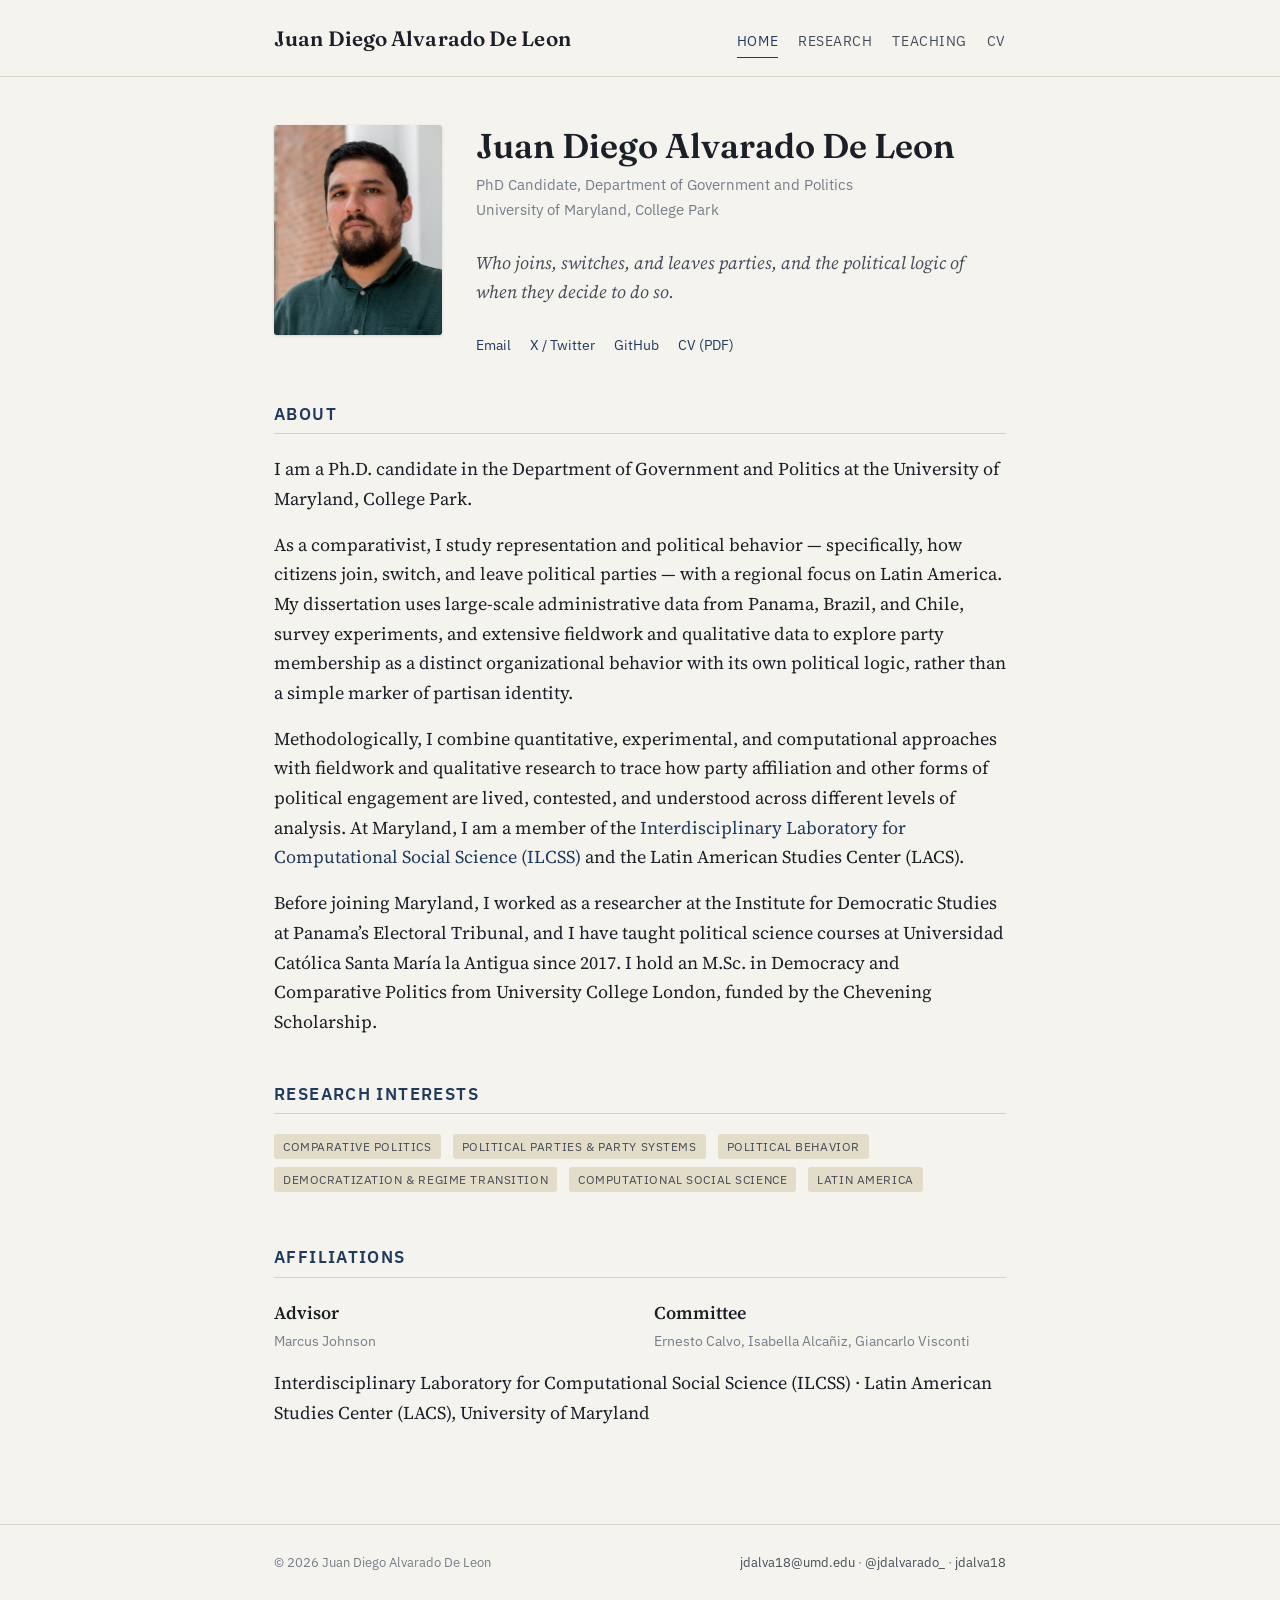
<file: index.html>
<!DOCTYPE html>
<html lang="en">
<head>
<!-- Google tag (gtag.js) -->
<script async src="https://www.googletagmanager.com/gtag/js?id=G-JV8EF82JKJ"></script>
<script>
  window.dataLayer = window.dataLayer || [];
  function gtag(){dataLayer.push(arguments);}
  gtag('js', new Date());

  gtag('config', 'G-JV8EF82JKJ');
</script>
<meta charset="UTF-8">
<meta name="viewport" content="width=device-width, initial-scale=1.0">
<title>Juan Diego Alvarado De Leon</title>
<meta name="description" content="Juan Diego Alvarado De Leon — PhD Candidate, Department of Government and Politics, University of Maryland. Comparative politics, political parties, and political behavior in Latin America.">
<link rel="preconnect" href="https://fonts.googleapis.com">
<link rel="preconnect" href="https://fonts.gstatic.com" crossorigin>
<link rel="stylesheet" href="https://fonts.googleapis.com/css2?family=Fraunces:opsz,wght@9..144,500;9..144,600&family=Source+Serif+4:ital,wght@0,400;0,600;1,400&family=IBM+Plex+Sans:wght@400;500;600&display=swap">
<link rel="stylesheet" href="assets/css/style.css">
</head>
<body>

<header class="site-header">
  <div class="header-inner">
    <a class="site-name" href="index.html">Juan Diego Alvarado De Leon</a>
    <nav class="site-nav">
      <a href="index.html" class="active">Home</a>
      <a href="research.html">Research</a>
      <a href="teaching.html">Teaching</a>
      <a href="cv.html">CV</a>
    </nav>
  </div>
</header>

<main>
  <div class="wrap">

    <div class="hero">
      <img class="hero-photo" src="assets/img/profile.jpg" alt="Portrait of Juan Diego Alvarado De Leon">
      <div class="hero-text">
        <h1>Juan Diego Alvarado De Leon</h1>
        <p class="byline">PhD Candidate, Department of Government and Politics<br>University of Maryland, College Park</p>
        <p class="tagline">Who joins, switches, and leaves parties, and the political logic of when they decide to do so.</p>
        <div class="socials">
          <a href="mailto:jdalva18@umd.edu">Email</a>
          <a href="https://x.com/jdalvarado_" target="_blank" rel="noopener">X / Twitter</a>
          <a href="https://github.com/jdalva18" target="_blank" rel="noopener">GitHub</a>
          <a href="assets/cv/Alvarado_CV.pdf" target="_blank" rel="noopener">CV (PDF)</a>
        </div>
      </div>
    </div>

    <h2>About</h2>
    <p>I am a Ph.D. candidate in the Department of Government and Politics at the University of Maryland, College Park.</p>

    <p>As a comparativist, I study representation and political behavior &mdash; specifically, how citizens join, switch, and leave political parties &mdash; with a regional focus on Latin America. My dissertation uses large-scale administrative data from Panama, Brazil, and Chile, survey experiments, and extensive fieldwork and qualitative data to explore party membership as a distinct organizational behavior with its own political logic, rather than a simple marker of partisan identity.</p>

    <p>Methodologically, I combine quantitative, experimental, and computational approaches with fieldwork and qualitative research to trace how party affiliation and other forms of political engagement are lived, contested, and understood across different levels of analysis. At Maryland, I am a member of the <a href="https://ilcss.umd.edu/" target="_blank" rel="noopener">Interdisciplinary Laboratory for Computational Social Science (ILCSS)</a> and the Latin American Studies Center (LACS).</p>

    <p>Before joining Maryland, I worked as a researcher at the Institute for Democratic Studies at Panama&rsquo;s Electoral Tribunal, and I have taught political science courses at Universidad Cat&oacute;lica Santa Mar&iacute;a la Antigua since 2017. I hold an M.Sc. in Democracy and Comparative Politics from University College London, funded by the Chevening Scholarship.</p>

    <h2>Research Interests</h2>
    <p>
      <span class="tag">Comparative Politics</span>
      <span class="tag">Political Parties &amp; Party Systems</span>
      <span class="tag">Political Behavior</span>
      <span class="tag">Democratization &amp; Regime Transition</span>
      <span class="tag">Computational Social Science</span>
      <span class="tag">Latin America</span>
    </p>

    <h2>Affiliations</h2>
    <div class="two-col">
      <div>
        <div class="entry-title">Advisor</div>
        <div class="entry-meta">Marcus Johnson</div>
      </div>
      <div>
        <div class="entry-title">Committee</div>
        <div class="entry-meta">Ernesto Calvo, Isabella Alca&ntilde;iz, Giancarlo Visconti</div>
      </div>
    </div>
    <p style="margin-top:16px;">Interdisciplinary Laboratory for Computational Social Science (ILCSS) &middot; Latin American Studies Center (LACS), University of Maryland</p>

  </div>
</main>

<footer class="site-footer">
  <div class="wrap">
    <span>&copy; <span id="year"></span> Juan Diego Alvarado De Leon</span>
    <span><a href="mailto:jdalva18@umd.edu">jdalva18@umd.edu</a> &middot; <a href="https://x.com/jdalvarado_" target="_blank" rel="noopener">@jdalvarado_</a> &middot; <a href="https://github.com/jdalva18" target="_blank" rel="noopener">jdalva18</a></span>
  </div>
</footer>

<script src="assets/js/main.js"></script>
</body>
</html>
</file>
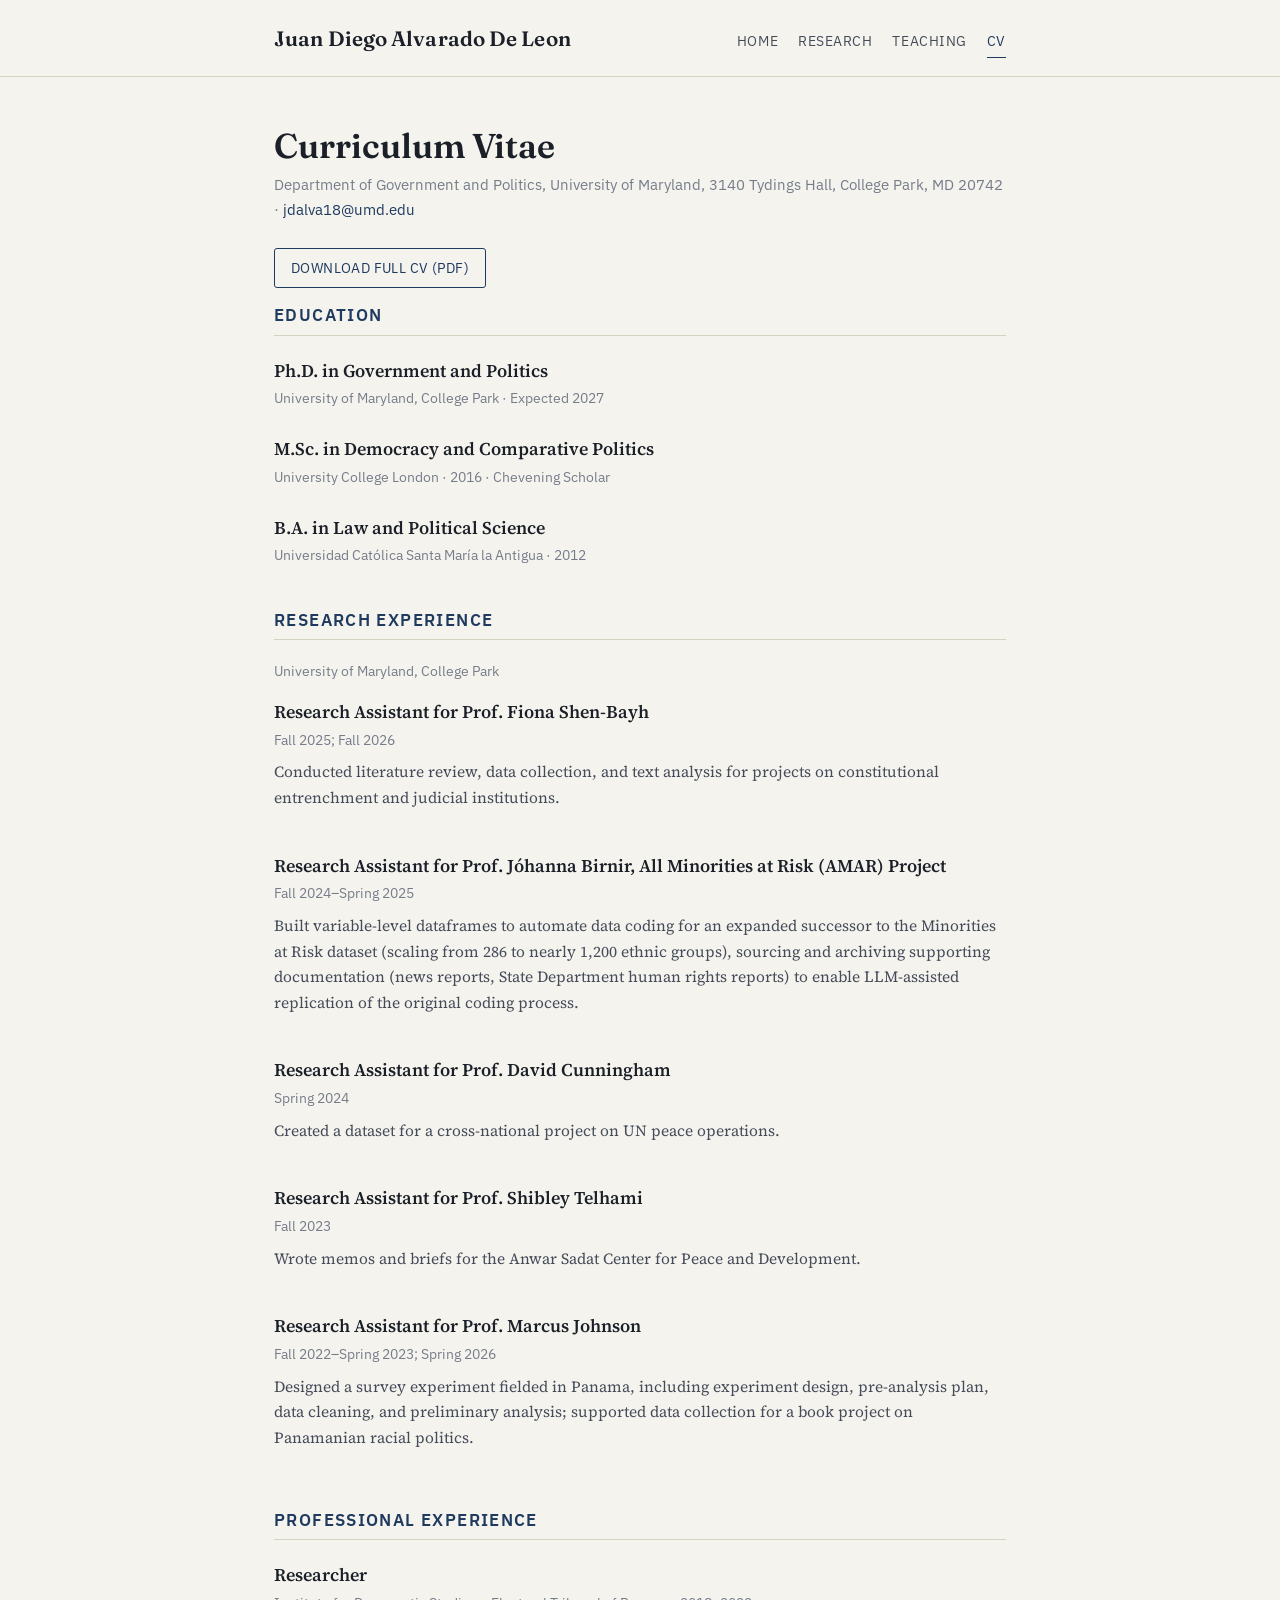
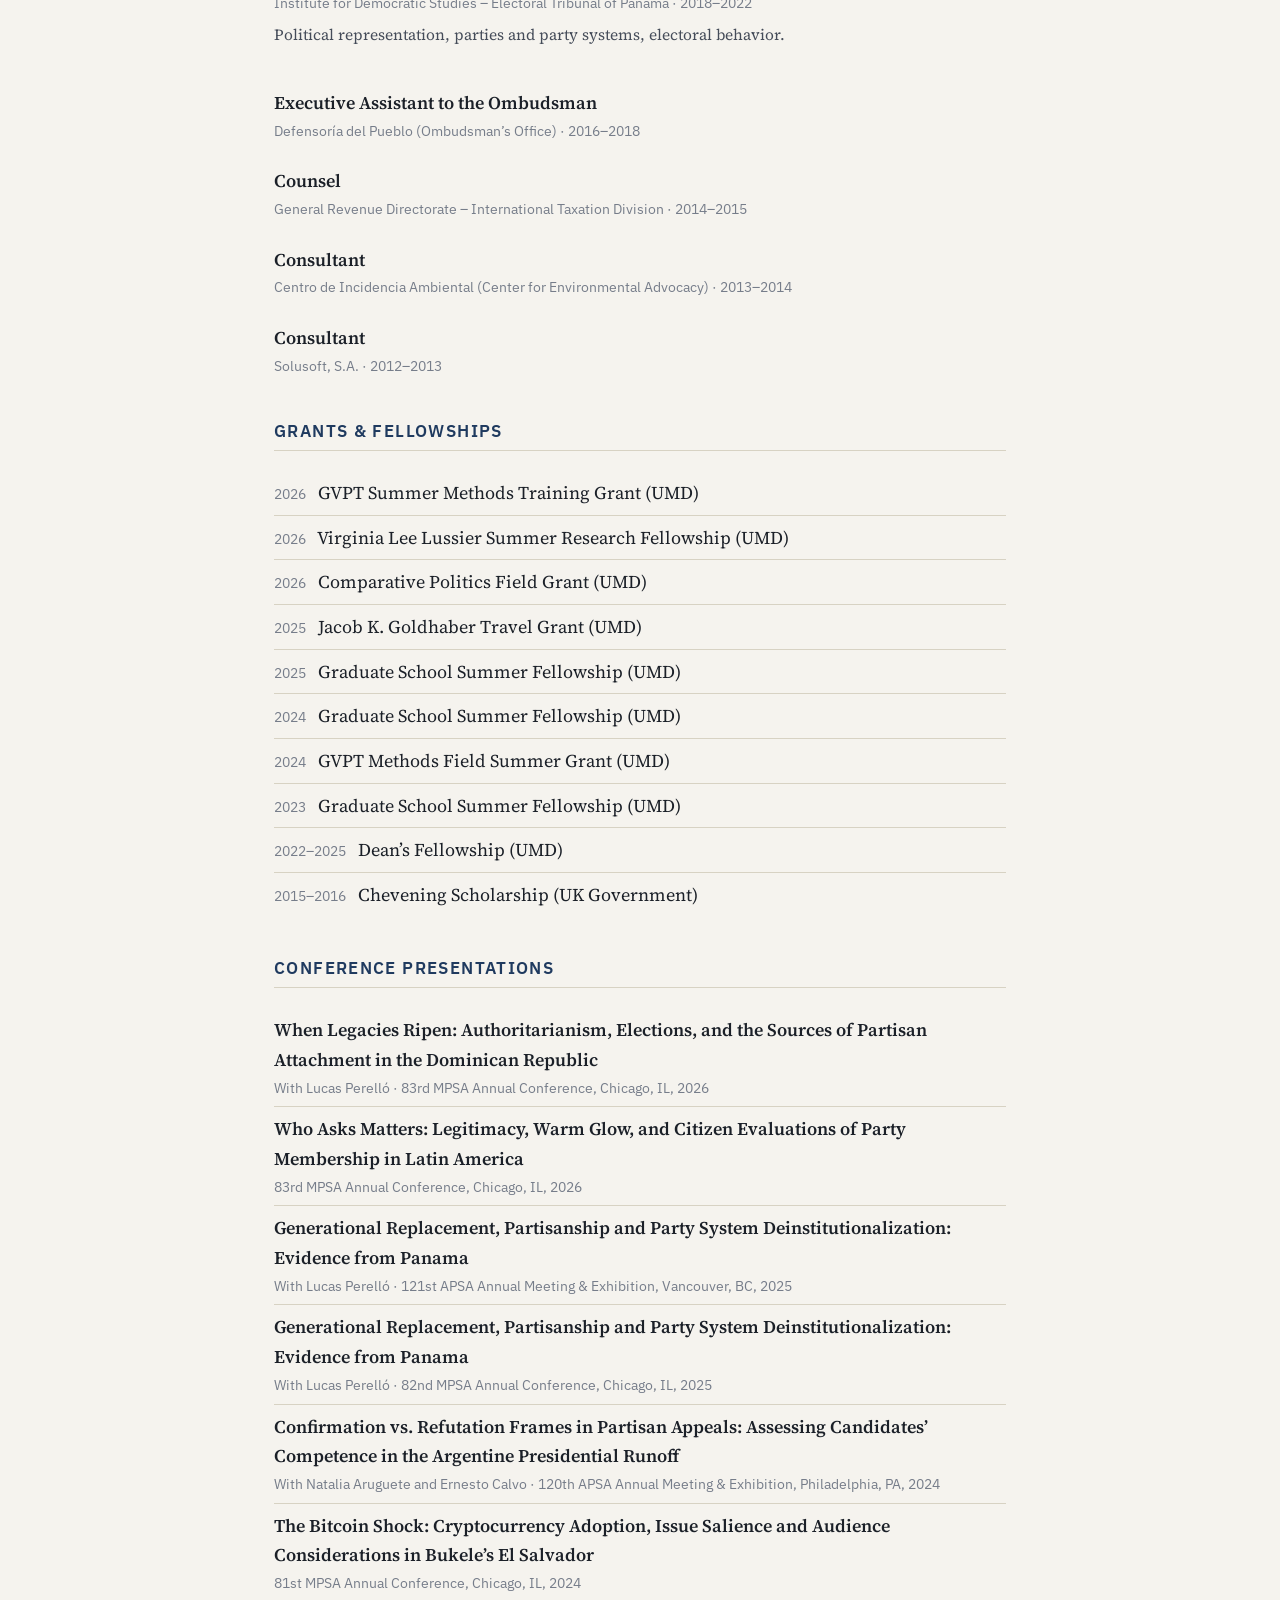
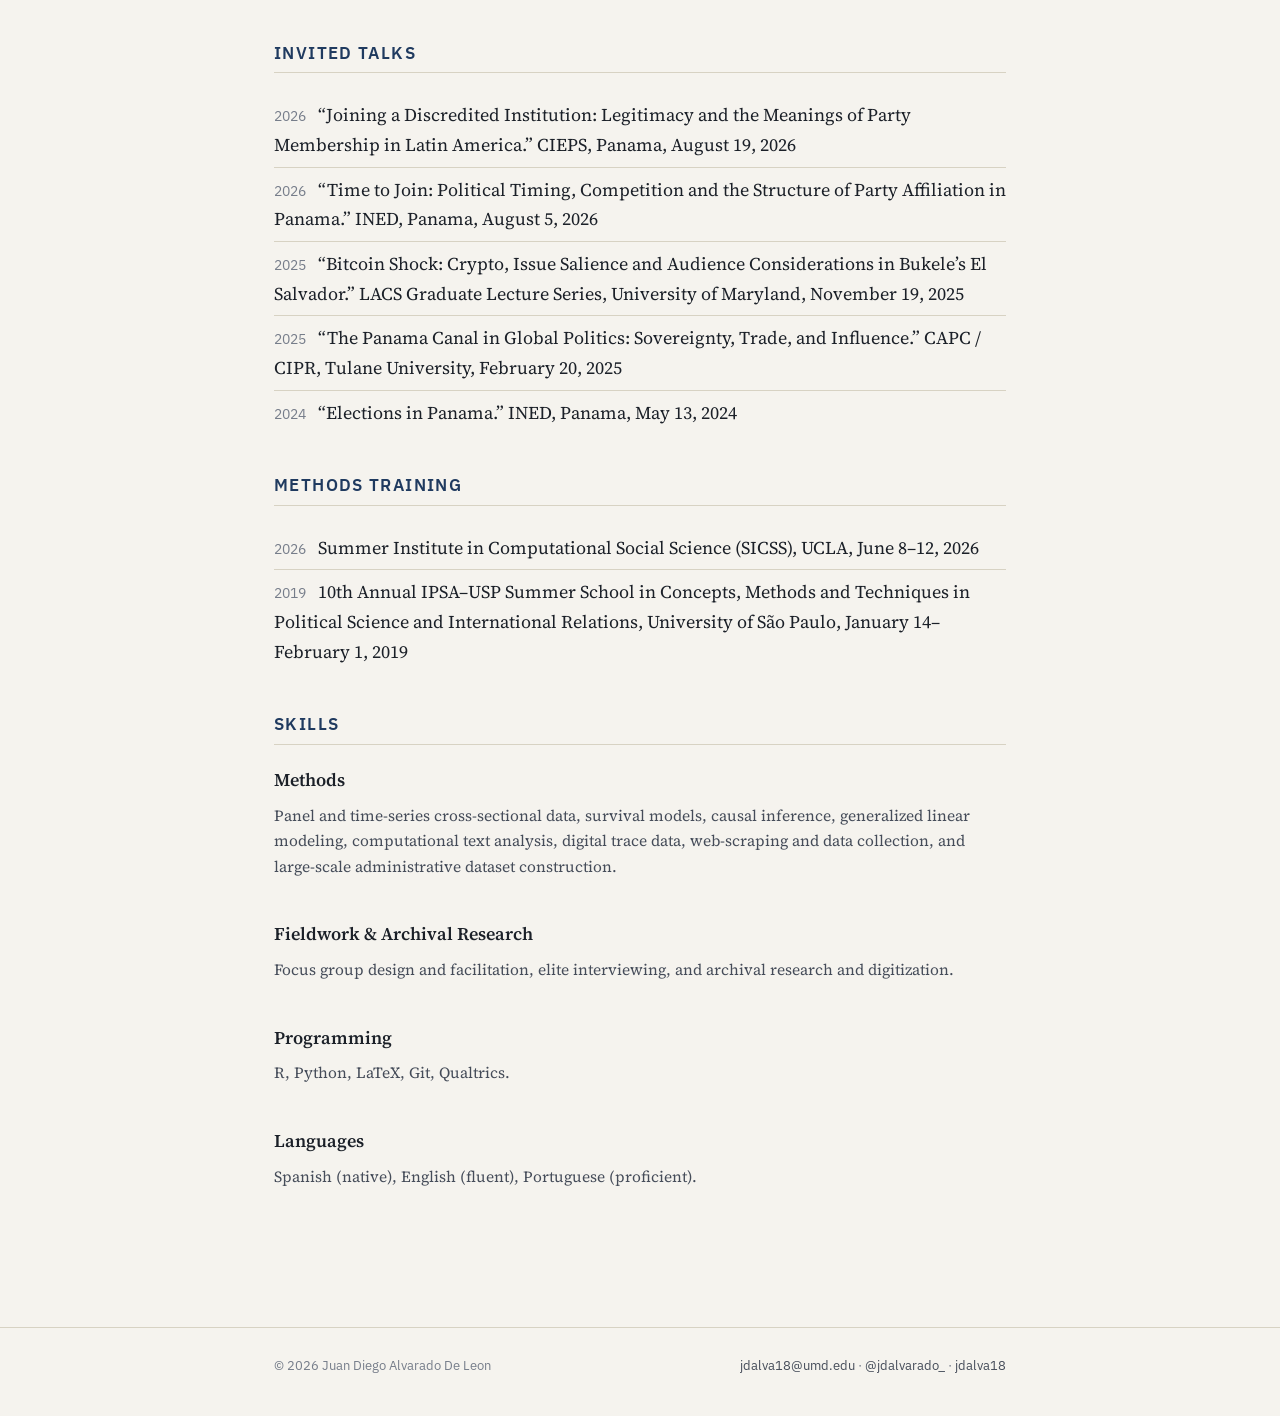
<file: cv.html>
<!DOCTYPE html>
<html lang="en">
<head>
<!-- Google tag (gtag.js) -->
<script async src="https://www.googletagmanager.com/gtag/js?id=G-JV8EF82JKJ"></script>
<script>
  window.dataLayer = window.dataLayer || [];
  function gtag(){dataLayer.push(arguments);}
  gtag('js', new Date());

  gtag('config', 'G-JV8EF82JKJ');
</script>
<meta charset="UTF-8">
<meta name="viewport" content="width=device-width, initial-scale=1.0">
<title>CV — Juan Diego Alvarado De Leon</title>
<meta name="description" content="Curriculum vitae of Juan Diego Alvarado De Leon: education, research and professional experience, grants, presentations, and skills.">
<link rel="preconnect" href="https://fonts.googleapis.com">
<link rel="preconnect" href="https://fonts.gstatic.com" crossorigin>
<link rel="stylesheet" href="https://fonts.googleapis.com/css2?family=Fraunces:opsz,wght@9..144,500;9..144,600&family=Source+Serif+4:ital,wght@0,400;0,600;1,400&family=IBM+Plex+Sans:wght@400;500;600&display=swap">
<link rel="stylesheet" href="assets/css/style.css">
</head>
<body>

<header class="site-header">
  <div class="header-inner">
    <a class="site-name" href="index.html">Juan Diego Alvarado De Leon</a>
    <nav class="site-nav">
      <a href="index.html">Home</a>
      <a href="research.html">Research</a>
      <a href="teaching.html">Teaching</a>
      <a href="cv.html" class="active">CV</a>
    </nav>
  </div>
</header>

<main>
  <div class="wrap">

    <h1>Curriculum Vitae</h1>
    <p class="byline">Department of Government and Politics, University of Maryland, 3140 Tydings Hall, College Park, MD 20742 &middot; <a href="mailto:jdalva18@umd.edu">jdalva18@umd.edu</a></p>
    <p><a class="btn" href="assets/cv/Alvarado_CV.pdf" target="_blank" rel="noopener">Download Full CV (PDF)</a></p>

    <div class="cv-block">
      <h2>Education</h2>
      <div class="entry">
        <div class="entry-title">Ph.D. in Government and Politics</div>
        <div class="entry-meta">University of Maryland, College Park &middot; Expected 2027</div>
      </div>
      <div class="entry">
        <div class="entry-title">M.Sc. in Democracy and Comparative Politics</div>
        <div class="entry-meta">University College London &middot; 2016 &middot; Chevening Scholar</div>
      </div>
      <div class="entry">
        <div class="entry-title">B.A. in Law and Political Science</div>
        <div class="entry-meta">Universidad Cat&oacute;lica Santa Mar&iacute;a la Antigua &middot; 2012</div>
      </div>
    </div>

    <div class="cv-block">
      <h2>Research Experience</h2>
      <p class="entry-meta" style="margin-bottom:14px;">University of Maryland, College Park</p>
      <div class="entry">
        <div class="entry-title">Research Assistant for Prof. Fiona Shen-Bayh</div>
        <div class="entry-meta">Fall 2025; Fall 2026</div>
        <p class="entry-desc">Conducted literature review, data collection, and text analysis for projects on constitutional entrenchment and judicial institutions.</p>
      </div>
      <div class="entry">
        <div class="entry-title">Research Assistant for Prof. J&oacute;hanna Birnir, All Minorities at Risk (AMAR) Project</div>
        <div class="entry-meta">Fall 2024&ndash;Spring 2025</div>
        <p class="entry-desc">Built variable-level dataframes to automate data coding for an expanded successor to the Minorities at Risk dataset (scaling from 286 to nearly 1,200 ethnic groups), sourcing and archiving supporting documentation (news reports, State Department human rights reports) to enable LLM-assisted replication of the original coding process.</p>
      </div>
      <div class="entry">
        <div class="entry-title">Research Assistant for Prof. David Cunningham</div>
        <div class="entry-meta">Spring 2024</div>
        <p class="entry-desc">Created a dataset for a cross-national project on UN peace operations.</p>
      </div>
      <div class="entry">
        <div class="entry-title">Research Assistant for Prof. Shibley Telhami</div>
        <div class="entry-meta">Fall 2023</div>
        <p class="entry-desc">Wrote memos and briefs for the Anwar Sadat Center for Peace and Development.</p>
      </div>
      <div class="entry">
        <div class="entry-title">Research Assistant for Prof. Marcus Johnson</div>
        <div class="entry-meta">Fall 2022&ndash;Spring 2023; Spring 2026</div>
        <p class="entry-desc">Designed a survey experiment fielded in Panama, including experiment design, pre-analysis plan, data cleaning, and preliminary analysis; supported data collection for a book project on Panamanian racial politics.</p>
      </div>
    </div>

    <div class="cv-block">
      <h2>Professional Experience</h2>
      <div class="entry">
        <div class="entry-title">Researcher</div>
        <div class="entry-meta">Institute for Democratic Studies &ndash; Electoral Tribunal of Panama &middot; 2018&ndash;2022</div>
        <p class="entry-desc">Political representation, parties and party systems, electoral behavior.</p>
      </div>
      <div class="entry">
        <div class="entry-title">Executive Assistant to the Ombudsman</div>
        <div class="entry-meta">Defensor&iacute;a del Pueblo (Ombudsman&rsquo;s Office) &middot; 2016&ndash;2018</div>
      </div>
      <div class="entry">
        <div class="entry-title">Counsel</div>
        <div class="entry-meta">General Revenue Directorate &ndash; International Taxation Division &middot; 2014&ndash;2015</div>
      </div>
      <div class="entry">
        <div class="entry-title">Consultant</div>
        <div class="entry-meta">Centro de Incidencia Ambiental (Center for Environmental Advocacy) &middot; 2013&ndash;2014</div>
      </div>
      <div class="entry">
        <div class="entry-title">Consultant</div>
        <div class="entry-meta">Solusoft, S.A. &middot; 2012&ndash;2013</div>
      </div>
    </div>

    <div class="cv-block">
      <h2>Grants &amp; Fellowships</h2>
      <ul class="plain">
        <li><span class="entry-meta">2026</span> &nbsp; GVPT Summer Methods Training Grant (UMD)</li>
        <li><span class="entry-meta">2026</span> &nbsp; Virginia Lee Lussier Summer Research Fellowship (UMD)</li>
        <li><span class="entry-meta">2026</span> &nbsp; Comparative Politics Field Grant (UMD)</li>
        <li><span class="entry-meta">2025</span> &nbsp; Jacob K. Goldhaber Travel Grant (UMD)</li>
        <li><span class="entry-meta">2025</span> &nbsp; Graduate School Summer Fellowship (UMD)</li>
        <li><span class="entry-meta">2024</span> &nbsp; Graduate School Summer Fellowship (UMD)</li>
        <li><span class="entry-meta">2024</span> &nbsp; GVPT Methods Field Summer Grant (UMD)</li>
        <li><span class="entry-meta">2023</span> &nbsp; Graduate School Summer Fellowship (UMD)</li>
        <li><span class="entry-meta">2022&ndash;2025</span> &nbsp; Dean&rsquo;s Fellowship (UMD)</li>
        <li><span class="entry-meta">2015&ndash;2016</span> &nbsp; Chevening Scholarship (UK Government)</li>
      </ul>
    </div>

    <div class="cv-block">
      <h2>Conference Presentations</h2>
      <ul class="plain">
        <li>
          <div class="entry-title">When Legacies Ripen: Authoritarianism, Elections, and the Sources of Partisan Attachment in the Dominican Republic</div>
          <div class="entry-meta">With Lucas Perell&oacute; &middot; 83rd MPSA Annual Conference, Chicago, IL, 2026</div>
        </li>
        <li>
          <div class="entry-title">Who Asks Matters: Legitimacy, Warm Glow, and Citizen Evaluations of Party Membership in Latin America</div>
          <div class="entry-meta">83rd MPSA Annual Conference, Chicago, IL, 2026</div>
        </li>
        <li>
          <div class="entry-title">Generational Replacement, Partisanship and Party System Deinstitutionalization: Evidence from Panama</div>
          <div class="entry-meta">With Lucas Perell&oacute; &middot; 121st APSA Annual Meeting &amp; Exhibition, Vancouver, BC, 2025</div>
        </li>
        <li>
          <div class="entry-title">Generational Replacement, Partisanship and Party System Deinstitutionalization: Evidence from Panama</div>
          <div class="entry-meta">With Lucas Perell&oacute; &middot; 82nd MPSA Annual Conference, Chicago, IL, 2025</div>
        </li>
        <li>
          <div class="entry-title">Confirmation vs. Refutation Frames in Partisan Appeals: Assessing Candidates&rsquo; Competence in the Argentine Presidential Runoff</div>
          <div class="entry-meta">With Natalia Aruguete and Ernesto Calvo &middot; 120th APSA Annual Meeting &amp; Exhibition, Philadelphia, PA, 2024</div>
        </li>
        <li>
          <div class="entry-title">The Bitcoin Shock: Cryptocurrency Adoption, Issue Salience and Audience Considerations in Bukele&rsquo;s El Salvador</div>
          <div class="entry-meta">81st MPSA Annual Conference, Chicago, IL, 2024</div>
        </li>
      </ul>
    </div>

    <div class="cv-block">
      <h2>Invited Talks</h2>
      <ul class="plain">
        <li><span class="entry-meta">2026</span> &nbsp; &ldquo;Joining a Discredited Institution: Legitimacy and the Meanings of Party Membership in Latin America.&rdquo; CIEPS, Panama, August 19, 2026</li>
        <li><span class="entry-meta">2026</span> &nbsp; &ldquo;Time to Join: Political Timing, Competition and the Structure of Party Affiliation in Panama.&rdquo; INED, Panama, August 5, 2026</li>
        <li><span class="entry-meta">2025</span> &nbsp; &ldquo;Bitcoin Shock: Crypto, Issue Salience and Audience Considerations in Bukele&rsquo;s El Salvador.&rdquo; LACS Graduate Lecture Series, University of Maryland, November 19, 2025</li>
        <li><span class="entry-meta">2025</span> &nbsp; &ldquo;The Panama Canal in Global Politics: Sovereignty, Trade, and Influence.&rdquo; CAPC / CIPR, Tulane University, February 20, 2025</li>
        <li><span class="entry-meta">2024</span> &nbsp; &ldquo;Elections in Panama.&rdquo; INED, Panama, May 13, 2024</li>
      </ul>
    </div>

    <div class="cv-block">
      <h2>Methods Training</h2>
      <ul class="plain">
        <li><span class="entry-meta">2026</span> &nbsp; Summer Institute in Computational Social Science (SICSS), UCLA, June 8&ndash;12, 2026</li>
        <li><span class="entry-meta">2019</span> &nbsp; 10th Annual IPSA&ndash;USP Summer School in Concepts, Methods and Techniques in Political Science and International Relations, University of S&atilde;o Paulo, January 14&ndash;February 1, 2019</li>
      </ul>
    </div>

    <div class="cv-block">
      <h2>Skills</h2>
      <div class="entry">
        <div class="entry-title">Methods</div>
        <p class="entry-desc">Panel and time-series cross-sectional data, survival models, causal inference, generalized linear modeling, computational text analysis, digital trace data, web-scraping and data collection, and large-scale administrative dataset construction.</p>
      </div>
      <div class="entry">
        <div class="entry-title">Fieldwork &amp; Archival Research</div>
        <p class="entry-desc">Focus group design and facilitation, elite interviewing, and archival research and digitization.</p>
      </div>
      <div class="entry">
        <div class="entry-title">Programming</div>
        <p class="entry-desc">R, Python, LaTeX, Git, Qualtrics.</p>
      </div>
      <div class="entry">
        <div class="entry-title">Languages</div>
        <p class="entry-desc">Spanish (native), English (fluent), Portuguese (proficient).</p>
      </div>
    </div>

  </div>
</main>

<footer class="site-footer">
  <div class="wrap">
    <span>&copy; <span id="year"></span> Juan Diego Alvarado De Leon</span>
    <span><a href="mailto:jdalva18@umd.edu">jdalva18@umd.edu</a> &middot; <a href="https://x.com/jdalvarado_" target="_blank" rel="noopener">@jdalvarado_</a> &middot; <a href="https://github.com/jdalva18" target="_blank" rel="noopener">jdalva18</a></span>
  </div>
</footer>

<script src="assets/js/main.js"></script>
</body>
</html>
</file>
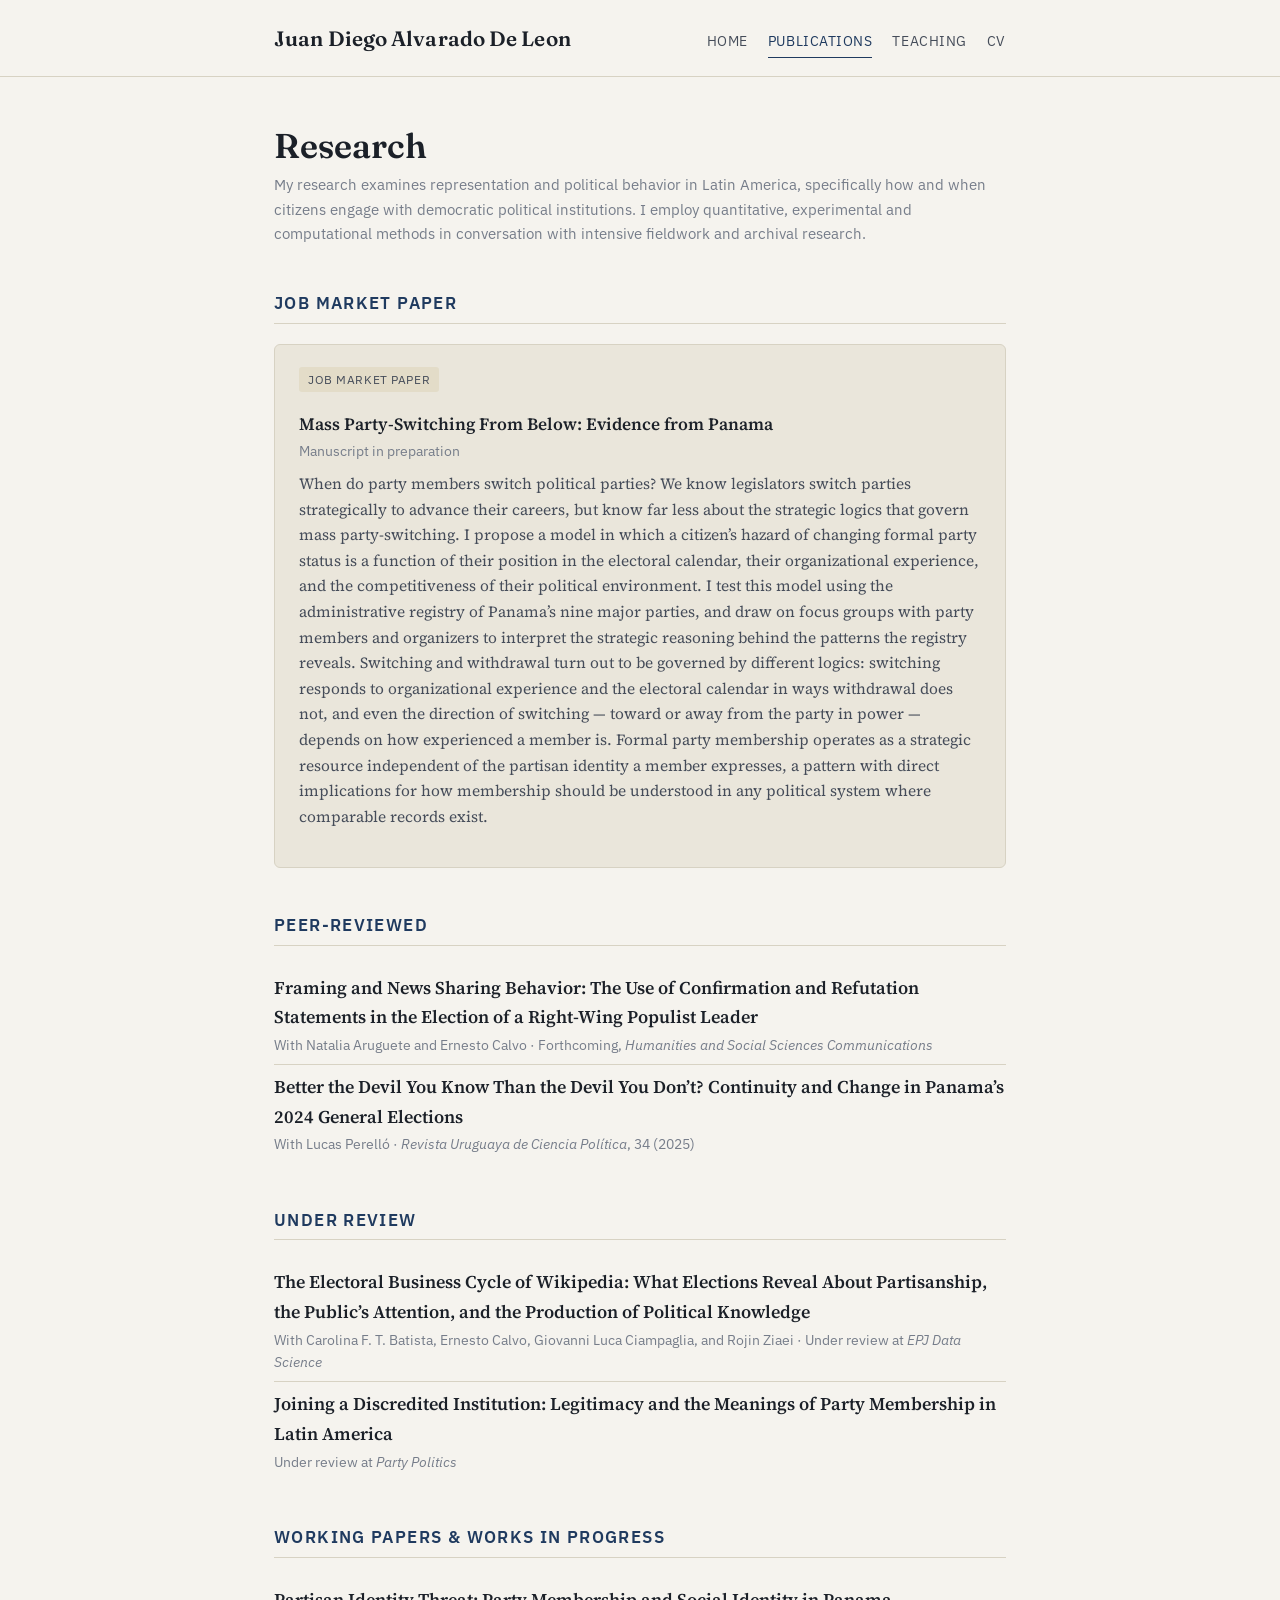
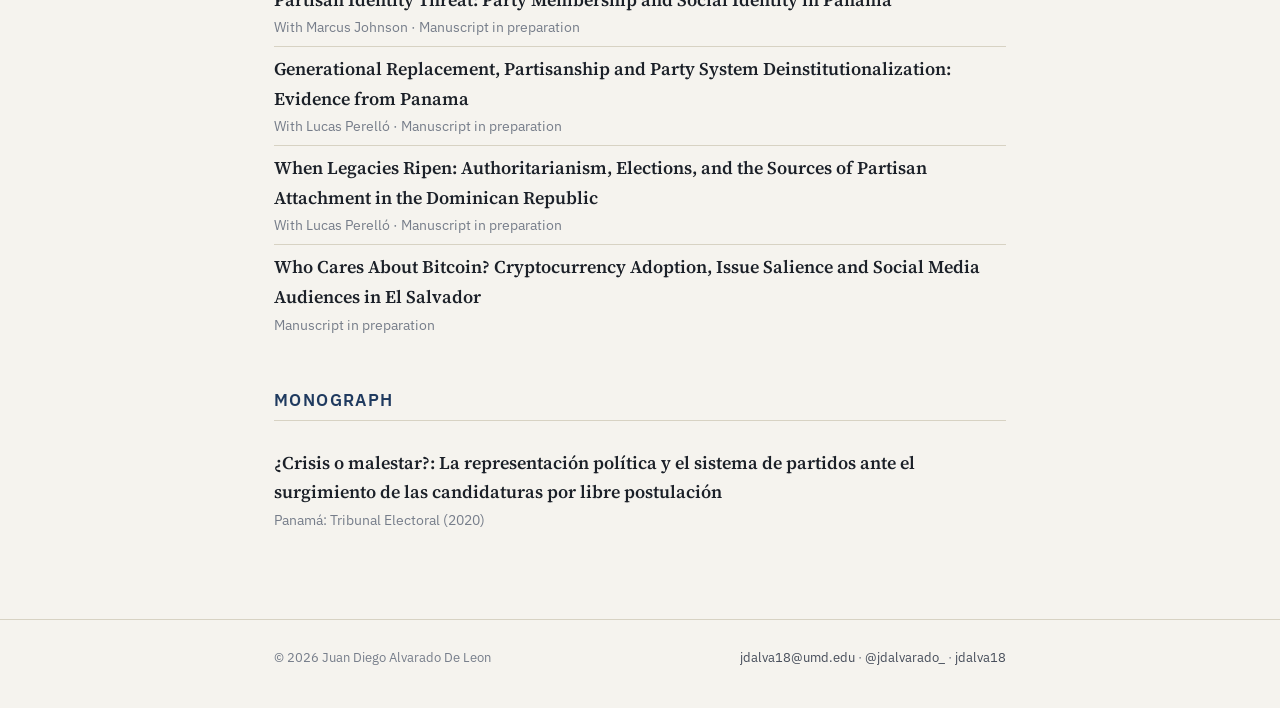
<file: publications.html>
<!DOCTYPE html>
<html lang="en">
<head>
<meta charset="UTF-8">
<meta name="viewport" content="width=device-width, initial-scale=1.0">
<title>Research — Juan Diego Alvarado De Leon</title>
<meta name="description" content="Publications and working papers by Juan Diego Alvarado De Leon on party membership, party systems, and political behavior in Latin America.">
<link rel="preconnect" href="https://fonts.googleapis.com">
<link rel="preconnect" href="https://fonts.gstatic.com" crossorigin>
<link rel="stylesheet" href="https://fonts.googleapis.com/css2?family=Fraunces:opsz,wght@9..144,500;9..144,600&family=Source+Serif+4:ital,wght@0,400;0,600;1,400&family=IBM+Plex+Sans:wght@400;500;600&display=swap">
<link rel="stylesheet" href="assets/css/style.css">
</head>
<body>

<header class="site-header">
  <div class="header-inner">
    <a class="site-name" href="index.html">Juan Diego Alvarado De Leon</a>
    <nav class="site-nav">
      <a href="index.html">Home</a>
      <a href="publications.html" class="active">Publications</a>
      <a href="teaching.html">Teaching</a>
      <a href="cv.html">CV</a>
    </nav>
  </div>
</header>

<main>
  <div class="wrap">

    <h1>Research</h1>
    <p class="byline">My research examines representation and political behavior in Latin America, specifically how and when citizens engage with democratic political institutions. I employ quantitative, experimental and computational methods in conversation with intensive fieldwork and archival research.</p>

    <h2>Job Market Paper</h2>
    <div class="featured">
      <span class="tag">Job Market Paper</span>
      <div class="entry-title" style="margin-top:10px; font-size:1.08rem;">Mass Party-Switching From Below: Evidence from Panama</div>
      <div class="entry-meta">Manuscript in preparation</div>
      <p class="entry-desc">When do party members switch political parties? We know legislators switch parties strategically to advance their careers, but know far less about the strategic logics that govern mass party-switching. I propose a model in which a citizen&rsquo;s hazard of changing formal party status is a function of their position in the electoral calendar, their organizational experience, and the competitiveness of their political environment. I test this model using the administrative registry of Panama&rsquo;s nine major parties, and draw on focus groups with party members and organizers to interpret the strategic reasoning behind the patterns the registry reveals. Switching and withdrawal turn out to be governed by different logics: switching responds to organizational experience and the electoral calendar in ways withdrawal does not, and even the direction of switching &mdash; toward or away from the party in power &mdash; depends on how experienced a member is. Formal party membership operates as a strategic resource independent of the partisan identity a member expresses, a pattern with direct implications for how membership should be understood in any political system where comparable records exist.</p>
    </div>

    <h2>Peer-Reviewed</h2>
    <ul class="plain">
      <li>
        <div class="entry-title">Framing and News Sharing Behavior: The Use of Confirmation and Refutation Statements in the Election of a Right-Wing Populist Leader</div>
        <div class="entry-meta">With Natalia Aruguete and Ernesto Calvo &middot; Forthcoming, <em>Humanities and Social Sciences Communications</em></div>
      </li>
      <li>
        <div class="entry-title">Better the Devil You Know Than the Devil You Don&rsquo;t? Continuity and Change in Panama&rsquo;s 2024 General Elections</div>
        <div class="entry-meta">With Lucas Perell&oacute; &middot; <em>Revista Uruguaya de Ciencia Pol&iacute;tica</em>, 34 (2025)</div>
      </li>
    </ul>

    <h2>Under Review</h2>
    <ul class="plain">
      <li>
        <div class="entry-title">The Electoral Business Cycle of Wikipedia: What Elections Reveal About Partisanship, the Public&rsquo;s Attention, and the Production of Political Knowledge</div>
        <div class="entry-meta">With Carolina F. T. Batista, Ernesto Calvo, Giovanni Luca Ciampaglia, and Rojin Ziaei &middot; Under review at <em>EPJ Data Science</em></div>
      </li>
      <li>
        <div class="entry-title">Joining a Discredited Institution: Legitimacy and the Meanings of Party Membership in Latin America</div>
        <div class="entry-meta">Under review at <em>Party Politics</em></div>
      </li>
    </ul>

    <h2>Working Papers &amp; Works in Progress</h2>
    <ul class="plain">
      <li>
        <div class="entry-title">Partisan Identity Threat: Party Membership and Social Identity in Panama</div>
        <div class="entry-meta">With Marcus Johnson &middot; Manuscript in preparation</div>
      </li>
      <li>
        <div class="entry-title">Generational Replacement, Partisanship and Party System Deinstitutionalization: Evidence from Panama</div>
        <div class="entry-meta">With Lucas Perell&oacute; &middot; Manuscript in preparation</div>
      </li>
      <li>
        <div class="entry-title">When Legacies Ripen: Authoritarianism, Elections, and the Sources of Partisan Attachment in the Dominican Republic</div>
        <div class="entry-meta">With Lucas Perell&oacute; &middot; Manuscript in preparation</div>
      </li>
      <li>
        <div class="entry-title">Who Cares About Bitcoin? Cryptocurrency Adoption, Issue Salience and Social Media Audiences in El Salvador</div>
        <div class="entry-meta">Manuscript in preparation</div>
      </li>
    </ul>

    <h2>Monograph</h2>
    <ul class="plain">
      <li>
        <div class="entry-title">&iquest;Crisis o malestar?: La representaci&oacute;n pol&iacute;tica y el sistema de partidos ante el surgimiento de las candidaturas por libre postulaci&oacute;n</div>
        <div class="entry-meta">Panam&aacute;: Tribunal Electoral (2020)</div>
      </li>
    </ul>

  </div>
</main>

<footer class="site-footer">
  <div class="wrap">
    <span>&copy; <span id="year"></span> Juan Diego Alvarado De Leon</span>
    <span><a href="mailto:jdalva18@umd.edu">jdalva18@umd.edu</a> &middot; <a href="https://x.com/jdalvarado_" target="_blank" rel="noopener">@jdalvarado_</a> &middot; <a href="https://github.com/jdalva18" target="_blank" rel="noopener">jdalva18</a></span>
  </div>
</footer>

<script src="assets/js/main.js"></script>
</body>
</html>
</file>
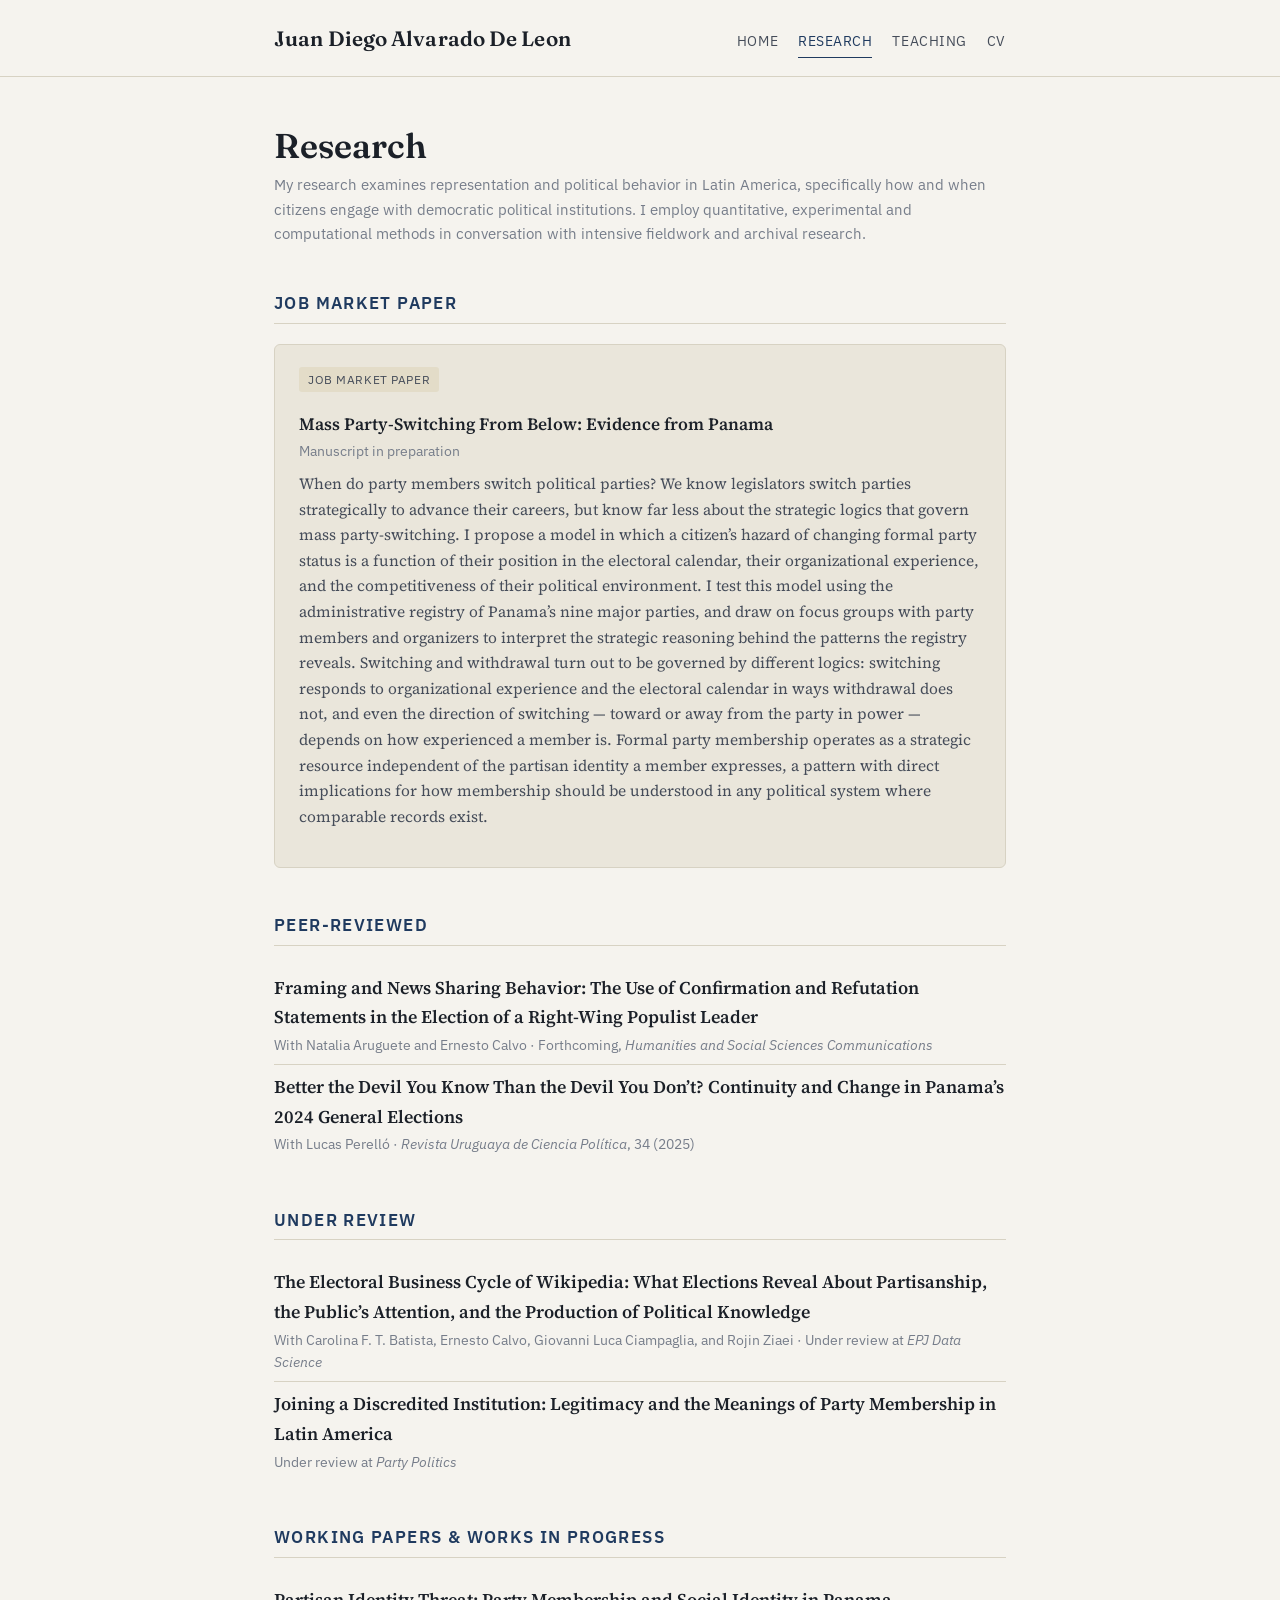
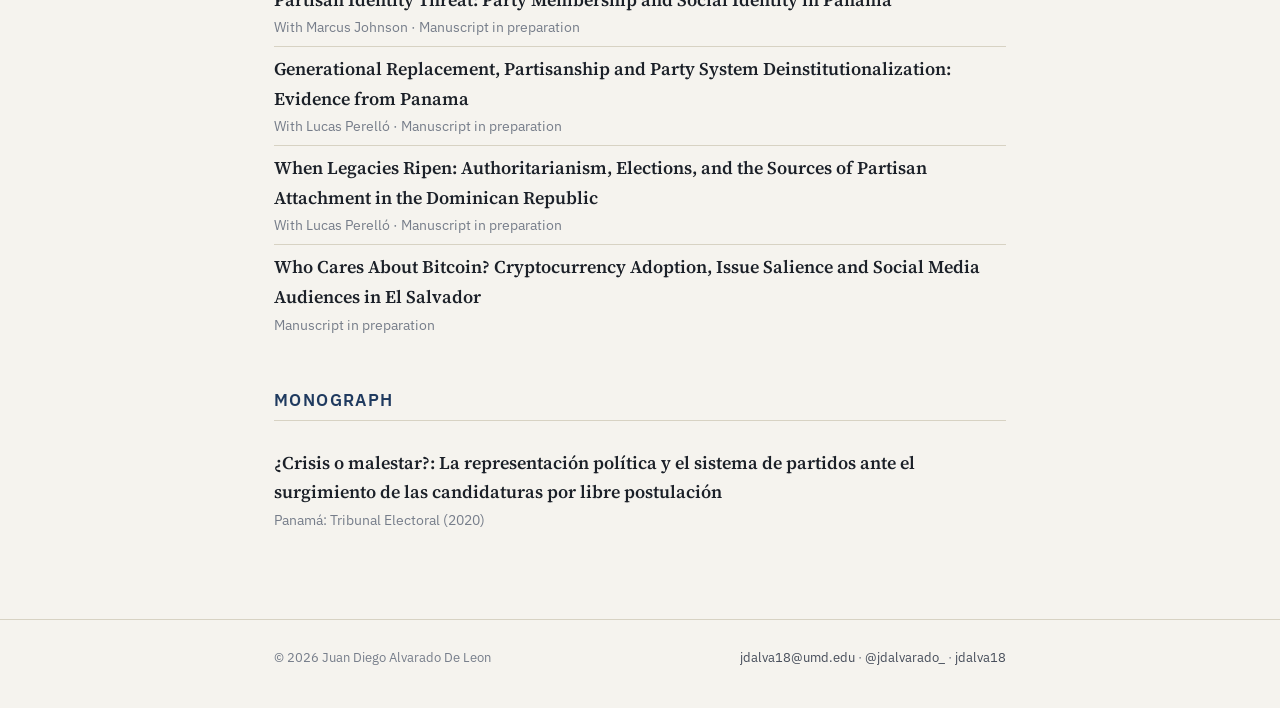
<file: research.html>
<!DOCTYPE html>
<html lang="en">
<head>
  <!-- Google tag (gtag.js) -->
<script async src="https://www.googletagmanager.com/gtag/js?id=G-JV8EF82JKJ"></script>
<script>
  window.dataLayer = window.dataLayer || [];
  function gtag(){dataLayer.push(arguments);}
  gtag('js', new Date());

  gtag('config', 'G-JV8EF82JKJ');
</script>
<meta charset="UTF-8">
<meta name="viewport" content="width=device-width, initial-scale=1.0">
<title>Research — Juan Diego Alvarado De Leon</title>
<meta name="description" content="Publications and working papers by Juan Diego Alvarado De Leon on party membership, party systems, and political behavior in Latin America.">
<link rel="preconnect" href="https://fonts.googleapis.com">
<link rel="preconnect" href="https://fonts.gstatic.com" crossorigin>
<link rel="stylesheet" href="https://fonts.googleapis.com/css2?family=Fraunces:opsz,wght@9..144,500;9..144,600&family=Source+Serif+4:ital,wght@0,400;0,600;1,400&family=IBM+Plex+Sans:wght@400;500;600&display=swap">
<link rel="stylesheet" href="assets/css/style.css">
</head>
<body>

<header class="site-header">
  <div class="header-inner">
    <a class="site-name" href="index.html">Juan Diego Alvarado De Leon</a>
    <nav class="site-nav">
      <a href="index.html">Home</a>
      <a href="research.html" class="active">Research</a>
      <a href="teaching.html">Teaching</a>
      <a href="cv.html">CV</a>
    </nav>
  </div>
</header>

<main>
  <div class="wrap">

    <h1>Research</h1>
    <p class="byline">My research examines representation and political behavior in Latin America, specifically how and when citizens engage with democratic political institutions. I employ quantitative, experimental and computational methods in conversation with intensive fieldwork and archival research.</p>

    <h2>Job Market Paper</h2>
    <div class="featured">
      <span class="tag">Job Market Paper</span>
      <div class="entry-title" style="margin-top:10px; font-size:1.08rem;">Mass Party-Switching From Below: Evidence from Panama</div>
      <div class="entry-meta">Manuscript in preparation</div>
      <p class="entry-desc">When do party members switch political parties? We know legislators switch parties strategically to advance their careers, but know far less about the strategic logics that govern mass party-switching. I propose a model in which a citizen&rsquo;s hazard of changing formal party status is a function of their position in the electoral calendar, their organizational experience, and the competitiveness of their political environment. I test this model using the administrative registry of Panama&rsquo;s nine major parties, and draw on focus groups with party members and organizers to interpret the strategic reasoning behind the patterns the registry reveals. Switching and withdrawal turn out to be governed by different logics: switching responds to organizational experience and the electoral calendar in ways withdrawal does not, and even the direction of switching &mdash; toward or away from the party in power &mdash; depends on how experienced a member is. Formal party membership operates as a strategic resource independent of the partisan identity a member expresses, a pattern with direct implications for how membership should be understood in any political system where comparable records exist.</p>
    </div>

    <h2>Peer-Reviewed</h2>
    <ul class="plain">
      <li>
        <div class="entry-title">Framing and News Sharing Behavior: The Use of Confirmation and Refutation Statements in the Election of a Right-Wing Populist Leader</div>
        <div class="entry-meta">With Natalia Aruguete and Ernesto Calvo &middot; Forthcoming, <em>Humanities and Social Sciences Communications</em></div>
      </li>
      <li>
        <div class="entry-title">Better the Devil You Know Than the Devil You Don&rsquo;t? Continuity and Change in Panama&rsquo;s 2024 General Elections</div>
        <div class="entry-meta">With Lucas Perell&oacute; &middot; <em>Revista Uruguaya de Ciencia Pol&iacute;tica</em>, 34 (2025)</div>
      </li>
    </ul>

    <h2>Under Review</h2>
    <ul class="plain">
      <li>
        <div class="entry-title">The Electoral Business Cycle of Wikipedia: What Elections Reveal About Partisanship, the Public&rsquo;s Attention, and the Production of Political Knowledge</div>
        <div class="entry-meta">With Carolina F. T. Batista, Ernesto Calvo, Giovanni Luca Ciampaglia, and Rojin Ziaei &middot; Under review at <em>EPJ Data Science</em></div>
      </li>
      <li>
        <div class="entry-title">Joining a Discredited Institution: Legitimacy and the Meanings of Party Membership in Latin America</div>
        <div class="entry-meta">Under review at <em>Party Politics</em></div>
      </li>
    </ul>

    <h2>Working Papers &amp; Works in Progress</h2>
    <ul class="plain">
      <li>
        <div class="entry-title">Partisan Identity Threat: Party Membership and Social Identity in Panama</div>
        <div class="entry-meta">With Marcus Johnson &middot; Manuscript in preparation</div>
      </li>
      <li>
        <div class="entry-title">Generational Replacement, Partisanship and Party System Deinstitutionalization: Evidence from Panama</div>
        <div class="entry-meta">With Lucas Perell&oacute; &middot; Manuscript in preparation</div>
      </li>
      <li>
        <div class="entry-title">When Legacies Ripen: Authoritarianism, Elections, and the Sources of Partisan Attachment in the Dominican Republic</div>
        <div class="entry-meta">With Lucas Perell&oacute; &middot; Manuscript in preparation</div>
      </li>
      <li>
        <div class="entry-title">Who Cares About Bitcoin? Cryptocurrency Adoption, Issue Salience and Social Media Audiences in El Salvador</div>
        <div class="entry-meta">Manuscript in preparation</div>
      </li>
    </ul>

    <h2>Monograph</h2>
    <ul class="plain">
      <li>
        <div class="entry-title">&iquest;Crisis o malestar?: La representaci&oacute;n pol&iacute;tica y el sistema de partidos ante el surgimiento de las candidaturas por libre postulaci&oacute;n</div>
        <div class="entry-meta">Panam&aacute;: Tribunal Electoral (2020)</div>
      </li>
    </ul>

  </div>
</main>

<footer class="site-footer">
  <div class="wrap">
    <span>&copy; <span id="year"></span> Juan Diego Alvarado De Leon</span>
    <span><a href="mailto:jdalva18@umd.edu">jdalva18@umd.edu</a> &middot; <a href="https://x.com/jdalvarado_" target="_blank" rel="noopener">@jdalvarado_</a> &middot; <a href="https://github.com/jdalva18" target="_blank" rel="noopener">jdalva18</a></span>
  </div>
</footer>

<script src="assets/js/main.js"></script>
</body>
</html>
</file>
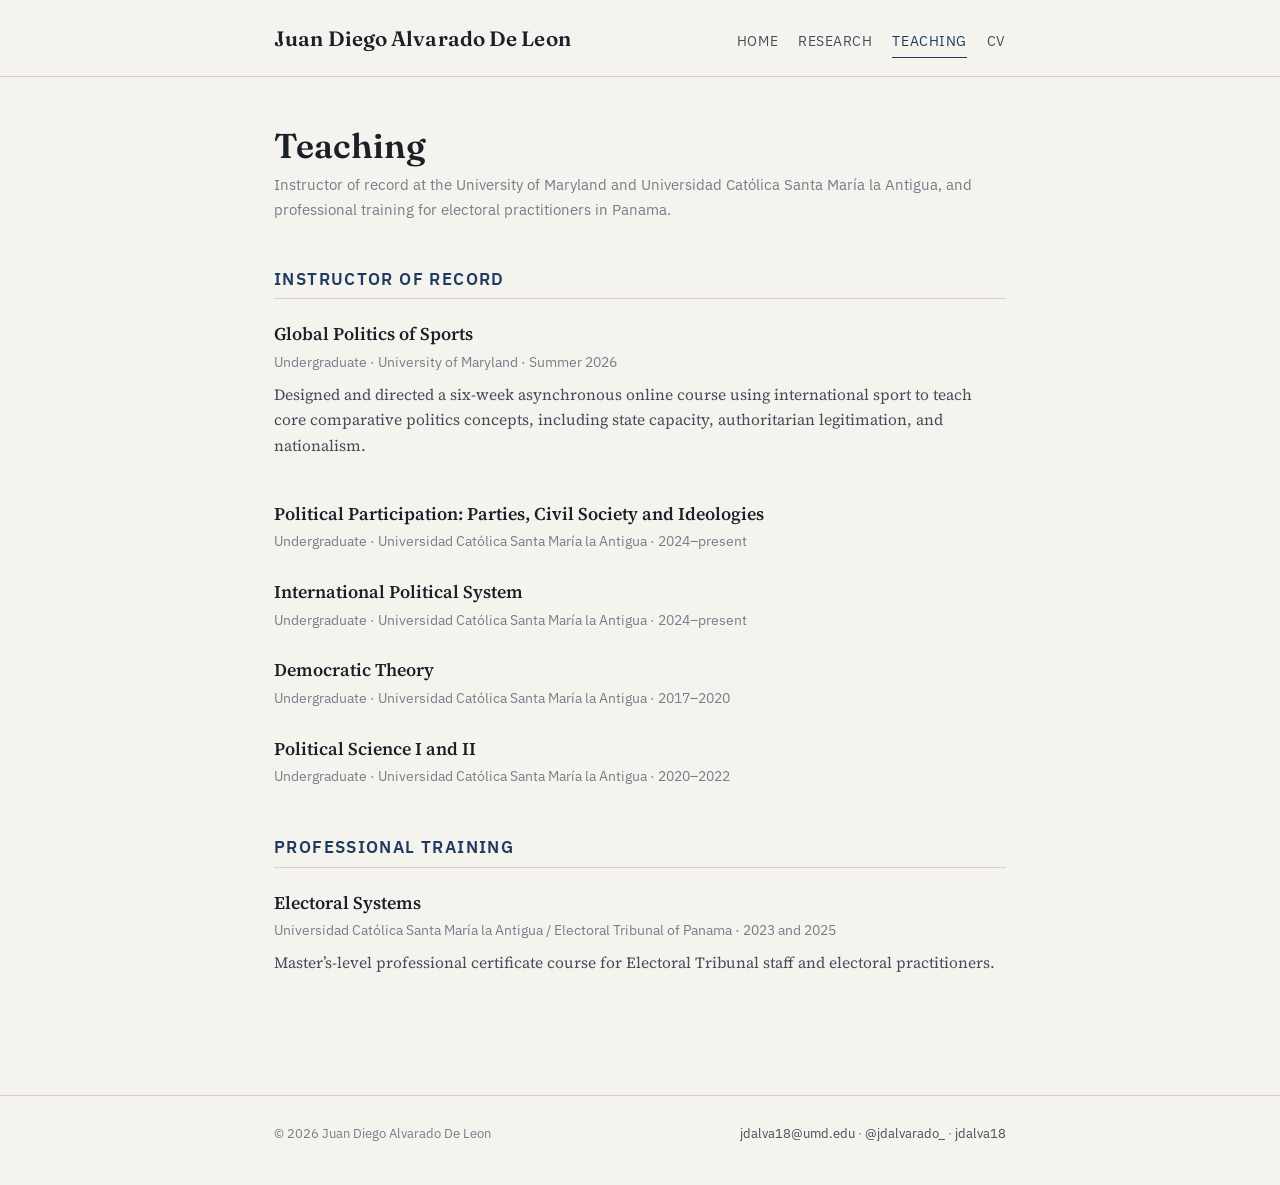
<file: teaching.html>
<!DOCTYPE html>
<html lang="en">
<head>
  <!-- Google tag (gtag.js) -->
<script async src="https://www.googletagmanager.com/gtag/js?id=G-JV8EF82JKJ"></script>
<script>
  window.dataLayer = window.dataLayer || [];
  function gtag(){dataLayer.push(arguments);}
  gtag('js', new Date());

  gtag('config', 'G-JV8EF82JKJ');
</script>
<meta charset="UTF-8">
<meta name="viewport" content="width=device-width, initial-scale=1.0">
<title>Teaching — Juan Diego Alvarado De Leon</title>
<meta name="description" content="Teaching experience of Juan Diego Alvarado De Leon at the University of Maryland and Universidad Católica Santa María la Antigua.">
<link rel="preconnect" href="https://fonts.googleapis.com">
<link rel="preconnect" href="https://fonts.gstatic.com" crossorigin>
<link rel="stylesheet" href="https://fonts.googleapis.com/css2?family=Fraunces:opsz,wght@9..144,500;9..144,600&family=Source+Serif+4:ital,wght@0,400;0,600;1,400&family=IBM+Plex+Sans:wght@400;500;600&display=swap">
<link rel="stylesheet" href="assets/css/style.css">
</head>
<body>

<header class="site-header">
  <div class="header-inner">
    <a class="site-name" href="index.html">Juan Diego Alvarado De Leon</a>
    <nav class="site-nav">
      <a href="index.html">Home</a>
      <a href="research.html">Research</a>
      <a href="teaching.html" class="active">Teaching</a>
      <a href="cv.html">CV</a>
    </nav>
  </div>
</header>

<main>
  <div class="wrap">

    <h1>Teaching</h1>
    <p class="byline">Instructor of record at the University of Maryland and Universidad Cat&oacute;lica Santa Mar&iacute;a la Antigua, and professional training for electoral practitioners in Panama.</p>

    <h2>Instructor of Record</h2>

    <div class="entry">
      <div class="entry-title">Global Politics of Sports</div>
      <div class="entry-meta">Undergraduate &middot; University of Maryland &middot; Summer 2026</div>
      <p class="entry-desc">Designed and directed a six-week asynchronous online course using international sport to teach core comparative politics concepts, including state capacity, authoritarian legitimation, and nationalism.</p>
    </div>

    <div class="entry">
      <div class="entry-title">Political Participation: Parties, Civil Society and Ideologies</div>
      <div class="entry-meta">Undergraduate &middot; Universidad Cat&oacute;lica Santa Mar&iacute;a la Antigua &middot; 2024&ndash;present</div>
    </div>

    <div class="entry">
      <div class="entry-title">International Political System</div>
      <div class="entry-meta">Undergraduate &middot; Universidad Cat&oacute;lica Santa Mar&iacute;a la Antigua &middot; 2024&ndash;present</div>
    </div>

    <div class="entry">
      <div class="entry-title">Democratic Theory</div>
      <div class="entry-meta">Undergraduate &middot; Universidad Cat&oacute;lica Santa Mar&iacute;a la Antigua &middot; 2017&ndash;2020</div>
    </div>

    <div class="entry">
      <div class="entry-title">Political Science I and II</div>
      <div class="entry-meta">Undergraduate &middot; Universidad Cat&oacute;lica Santa Mar&iacute;a la Antigua &middot; 2020&ndash;2022</div>
    </div>

    <h2>Professional Training</h2>
    <div class="entry">
      <div class="entry-title">Electoral Systems</div>
      <div class="entry-meta">Universidad Cat&oacute;lica Santa Mar&iacute;a la Antigua / Electoral Tribunal of Panama &middot; 2023 and 2025</div>
      <p class="entry-desc">Master&rsquo;s-level professional certificate course for Electoral Tribunal staff and electoral practitioners.</p>
    </div>

  </div>
</main>

<footer class="site-footer">
  <div class="wrap">
    <span>&copy; <span id="year"></span> Juan Diego Alvarado De Leon</span>
    <span><a href="mailto:jdalva18@umd.edu">jdalva18@umd.edu</a> &middot; <a href="https://x.com/jdalvarado_" target="_blank" rel="noopener">@jdalvarado_</a> &middot; <a href="https://github.com/jdalva18" target="_blank" rel="noopener">jdalva18</a></span>
  </div>
</footer>

<script src="assets/js/main.js"></script>
</body>
</html>
</file>
<file: assets/css/style.css>
/* ============================================================
   Juan Diego Alvarado De Leon — academic site
   ============================================================ */

:root {
  --ink: #1b2028;
  --ink-soft: #454c59;
  --ink-faint: #767d8a;
  --paper: #f5f3ee;
  --paper-alt: #eae6db;
  --line: #d7d2c3;
  --accent: #1f3a5f;
  --accent-soft: #3d5c85;
  --tag-bg: #e3dcc8;
  --max-width: 780px;
  --font-display: "Fraunces", "Iowan Old Style", Georgia, serif;
  --font-serif: "Source Serif 4", "Iowan Old Style", Georgia, "Times New Roman", serif;
  --font-sans: "IBM Plex Sans", -apple-system, BlinkMacSystemFont, "Segoe UI", Helvetica, Arial, sans-serif;
}

* { box-sizing: border-box; }

html { scroll-behavior: smooth; }

body {
  margin: 0;
  background: var(--paper);
  color: var(--ink);
  font-family: var(--font-serif);
  font-size: 18px;
  line-height: 1.65;
  -webkit-font-smoothing: antialiased;
}

a {
  color: var(--accent);
  text-decoration: none;
  border-bottom: 1px solid transparent;
}
a:hover { border-bottom-color: currentColor; }

.wrap {
  max-width: var(--max-width);
  margin: 0 auto;
  padding: 0 24px;
}

/* ---------- header / nav ---------- */

header.site-header {
  border-bottom: 1px solid var(--line);
  background: var(--paper);
}

.header-inner {
  max-width: var(--max-width);
  margin: 0 auto;
  padding: 22px 24px 18px;
  display: flex;
  flex-wrap: wrap;
  align-items: baseline;
  justify-content: space-between;
  gap: 10px 24px;
}

.site-name {
  font-family: var(--font-display);
  font-size: 1.3rem;
  font-weight: 600;
  letter-spacing: 0.005em;
  color: var(--ink);
  border-bottom: none;
}
.site-name:hover { border-bottom: none; color: var(--accent); }

nav.site-nav {
  display: flex;
  flex-wrap: wrap;
  gap: 4px 20px;
  font-family: var(--font-sans);
  font-size: 0.86rem;
  letter-spacing: 0.04em;
  text-transform: uppercase;
}

nav.site-nav a {
  color: var(--ink-soft);
  padding: 4px 0;
  border-bottom: 1px solid transparent;
}
nav.site-nav a:hover,
nav.site-nav a.active {
  color: var(--accent);
  border-bottom-color: var(--accent);
}

/* ---------- main / footer ---------- */

main { padding: 48px 0 40px; }

footer.site-footer {
  border-top: 1px solid var(--line);
  margin-top: 40px;
  padding: 26px 0 40px;
  font-family: var(--font-sans);
  font-size: 0.84rem;
  color: var(--ink-faint);
}

footer.site-footer .wrap {
  display: flex;
  flex-wrap: wrap;
  gap: 8px 20px;
  align-items: center;
  justify-content: space-between;
}

footer.site-footer a { color: var(--ink-soft); }

/* ---------- headings / text ---------- */

h1, h2, h3 { line-height: 1.24; color: var(--ink); text-wrap: balance; }
h1 { font-family: var(--font-display); font-weight: 600; font-size: 2.15rem; margin: 0 0 6px; }
h2 {
  font-size: 1.08rem;
  text-transform: uppercase;
  letter-spacing: 0.08em;
  font-family: var(--font-sans);
  font-weight: 600;
  color: var(--accent);
  margin: 46px 0 20px;
  padding-bottom: 9px;
  border-bottom: 1px solid var(--line);
}
h2:first-child { margin-top: 0; }
h3 { font-family: var(--font-display); font-weight: 600; font-size: 1.08rem; margin: 0 0 2px; }

p { margin: 0 0 16px; }

.tagline {
  font-style: italic;
  color: var(--ink-soft);
  font-size: 1.12rem;
  margin: 0 0 26px;
}

.byline {
  font-family: var(--font-sans);
  font-size: 0.92rem;
  color: var(--ink-faint);
  margin: 0 0 26px;
}

/* ---------- home hero ---------- */

.hero {
  display: flex;
  gap: 34px;
  align-items: flex-start;
  margin-bottom: 8px;
}

.hero-photo {
  flex: 0 0 168px;
  width: 168px;
  height: 210px;
  object-fit: cover;
  border-radius: 3px;
  box-shadow: 0 1px 3px rgba(30,28,26,0.15);
}

.hero-text { flex: 1; min-width: 0; }

@media (max-width: 560px) {
  .hero { flex-direction: column; align-items: center; text-align: center; }
  .hero-photo { flex: 0 0 auto; }
  .tagline { text-align: center; }
}

/* ---------- lists / entries ---------- */

.entry {
  margin-bottom: 22px;
  padding-bottom: 2px;
}

.entry-title {
  font-weight: 600;
  color: var(--ink);
}

.entry-meta {
  font-family: var(--font-sans);
  font-size: 0.86rem;
  color: var(--ink-faint);
  margin-top: 2px;
}

.entry-desc {
  margin-top: 8px;
  color: var(--ink-soft);
  font-size: 0.97rem;
}

.tag {
  display: inline-block;
  font-family: var(--font-sans);
  font-size: 0.72rem;
  letter-spacing: 0.05em;
  text-transform: uppercase;
  color: var(--ink-soft);
  background: var(--tag-bg);
  border-radius: 3px;
  padding: 3px 9px;
  margin: 0 8px 8px 0;
  vertical-align: middle;
}

.featured {
  background: var(--paper-alt);
  border: 1px solid var(--line);
  border-radius: 6px;
  padding: 22px 24px;
  margin-bottom: 30px;
}

ul.plain {
  list-style: none;
  margin: 0;
  padding: 0;
}
ul.plain li {
  padding: 7px 0;
  border-bottom: 1px solid var(--line);
}
ul.plain li:last-child { border-bottom: none; }

ul.disc { padding-left: 22px; margin: 0 0 16px; }
ul.disc li { margin-bottom: 6px; color: var(--ink-soft); }

.two-col {
  display: grid;
  grid-template-columns: 1fr 1fr;
  gap: 6px 28px;
}
@media (max-width: 560px) {
  .two-col { grid-template-columns: 1fr; }
}

.btn {
  display: inline-block;
  font-family: var(--font-sans);
  font-size: 0.85rem;
  letter-spacing: 0.03em;
  text-transform: uppercase;
  border: 1px solid var(--accent);
  color: var(--accent);
  padding: 8px 16px;
  border-radius: 3px;
  border-bottom: 1px solid var(--accent);
}
.btn:hover { background: var(--accent); color: var(--paper); }

.socials {
  font-family: var(--font-sans);
  font-size: 0.9rem;
  margin-top: 10px;
}
.socials a { margin-right: 16px; }

.cv-block { margin-bottom: 40px; }
.cv-note {
  font-family: var(--font-sans);
  font-size: 0.86rem;
  color: var(--ink-faint);
  margin-top: -8px;
}

/* ---------- dark mode ---------- */

@media (prefers-color-scheme: dark) {
  :root:not([data-theme="light"]) {
    --ink: #eae7de;
    --ink-soft: #bfbcb2;
    --ink-faint: #8b8983;
    --paper: #14171c;
    --paper-alt: #1c2027;
    --line: #2c313a;
    --accent: #7fa3d1;
    --accent-soft: #9dbadd;
    --tag-bg: #262b22;
  }
}
:root[data-theme="dark"] {
  --ink: #eae7de;
  --ink-soft: #bfbcb2;
  --ink-faint: #8b8983;
  --paper: #14171c;
  --paper-alt: #1c2027;
  --line: #2c313a;
  --accent: #7fa3d1;
  --accent-soft: #9dbadd;
  --tag-bg: #262b22;
}
.btn:hover { color: var(--paper); }
</file>
